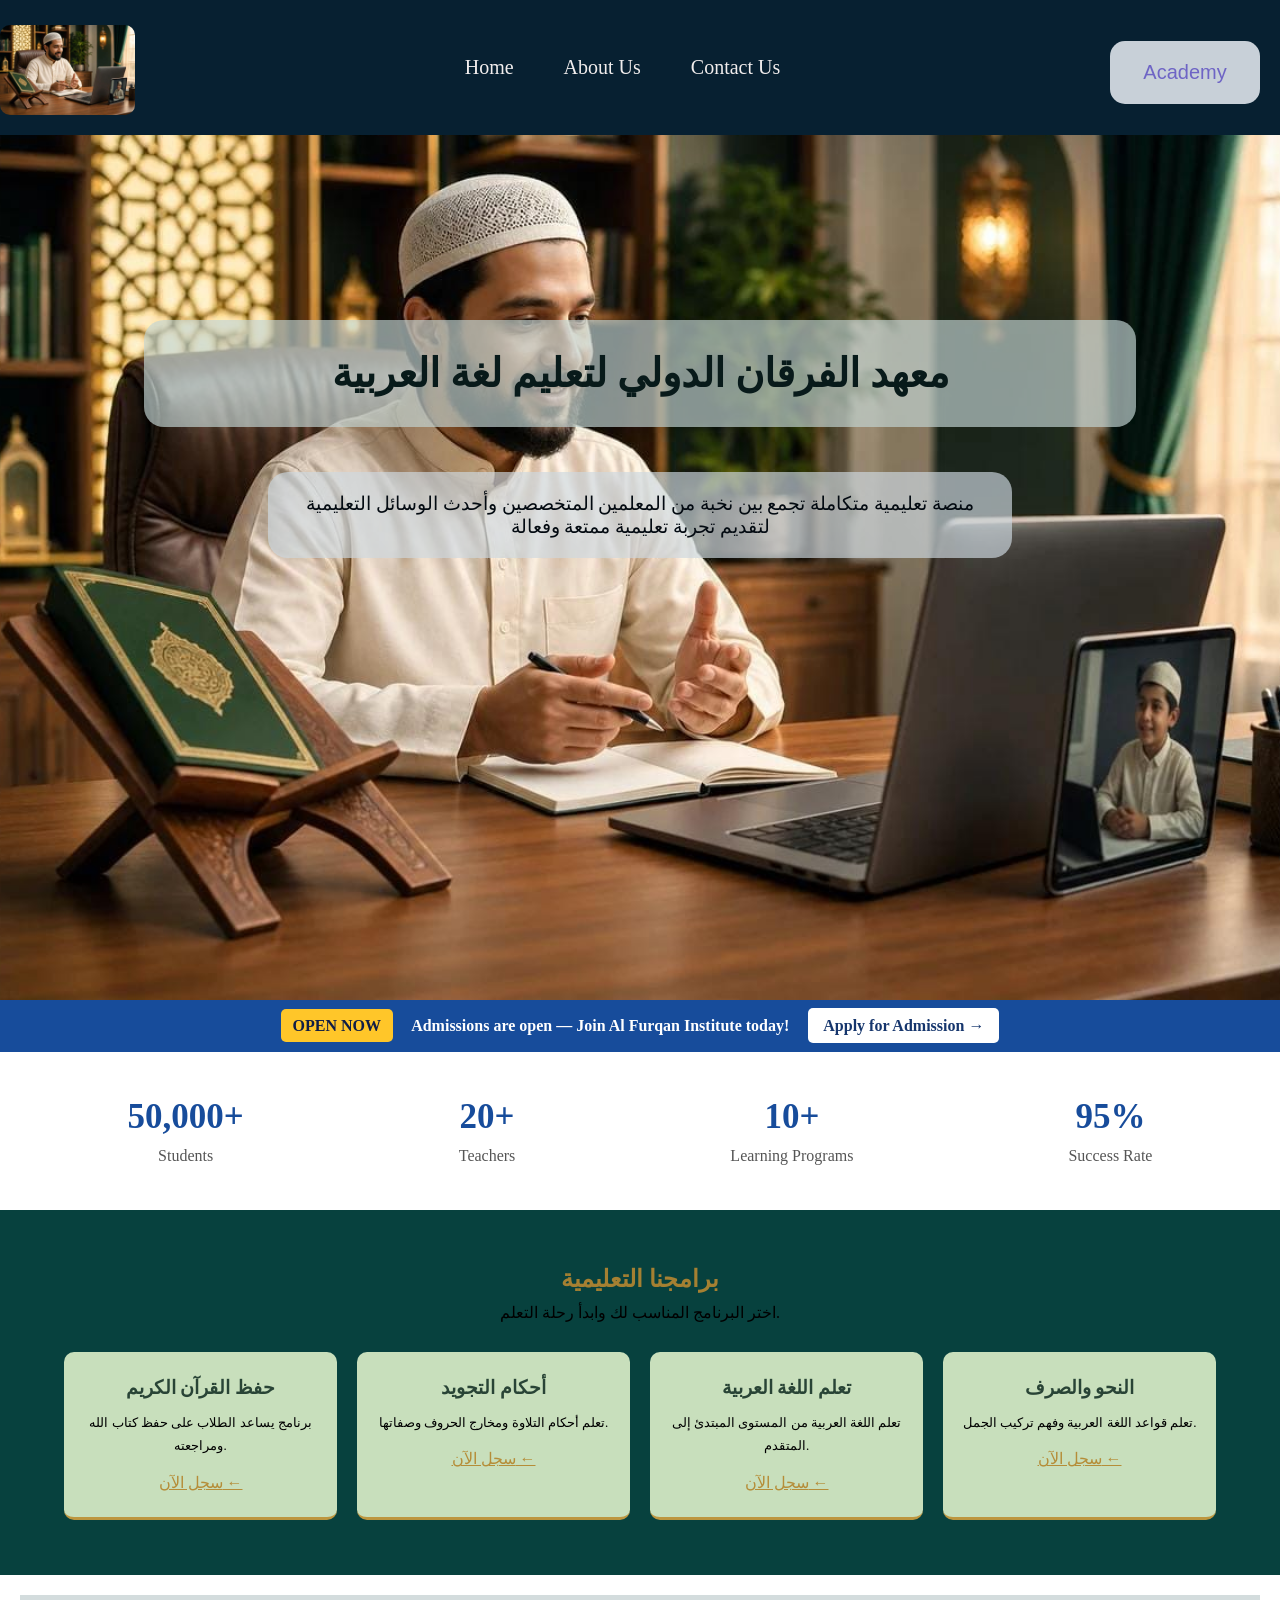
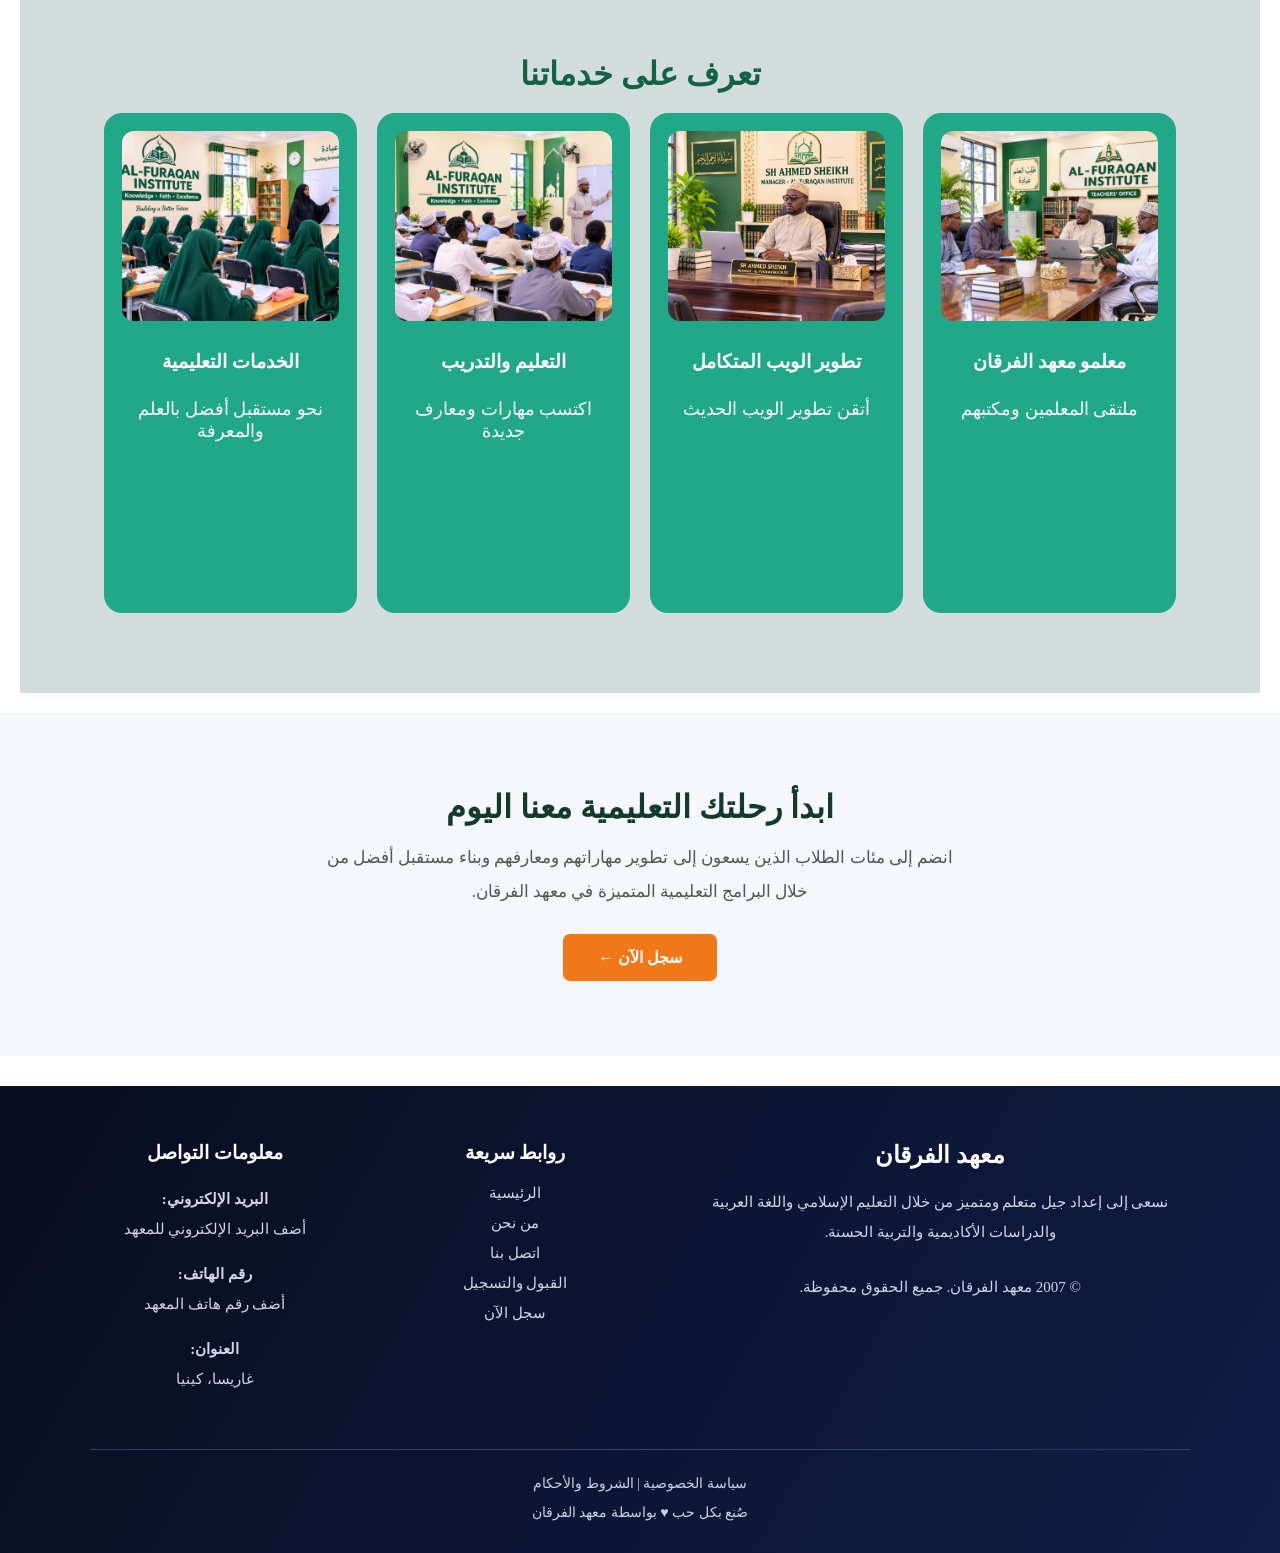
<file: index.html>
<!DOCTYPE html>
<html lang="en">
<head>
    <meta charset="UTF-8">
    <meta name="viewport" content="width=device-width, initial-scale=1.0">
    <title>معهد الفرقان </title>
    <link rel="stylesheet" href="style.css">
</head>
<body>

  <nav class="navbar">
    <img src="al furqan.jpg" alt="">

    <ul>
        <li><a href="/index.html">Home</a></li>
        <li><a href="/about.html">About Us</a></li>
        <li><a href="/contact.html">Contact Us</a></li>
    </ul>
    <button>Academy</button>


  </nav>
  <section class="hero">

    <div class="hero-content">
        <h1>معهد الفرقان الدولي لتعليم لغة العربية</h1>
            <p> منصة تعليمية متكاملة تجمع بين نخبة من المعلمين
            المتخصصين وأحدث الوسائل التعليمية لتقديم تجربة
            تعليمية ممتعة وفعالة</p>

            <div class="links">
            </div>
    </div>
  </section>

  <section id="admissions">
      <!-- ADMISSION BAR -->
    <div class="admission">
        <strong>OPEN NOW</strong>
        Admissions are open — Join Al Furqan Institute today!
        <a href="#contact">Apply for Admission →</a>
    </div>

    <!-- STATISTICS -->
    <section class="statistics">

        <div>
            <h2>50,000+</h2>
            <p>Students</p>
        </div>

        <div>
            <h2>20+</h2>
            <p>Teachers</p>
        </div>

        <div>
            <h2>10+</h2>
            <p>Learning Programs</p>
        </div>

        <div>
            <h2>95%</h2>
            <p>Success Rate</p>
        </div>

    </section>

    <!-- COURSES -->
    <section class="courses" id="courses">

       <h2>برامجنا التعليمية</h2>

    <p>اختر البرنامج المناسب لك وابدأ رحلة التعلم.</p>

    <div class="course-container">

        <div class="card">
            <h3>حفظ القرآن الكريم</h3>
            <p>
                برنامج يساعد الطلاب على حفظ
                كتاب الله ومراجعته.
            </p>
            <a href="#register">سجل الآن ←</a>
        </div>

        <div class="card">
            <h3>أحكام التجويد</h3>
            <p>
                تعلم أحكام التلاوة
                ومخارج الحروف وصفاتها.
            </p>
            <a href="#register">سجل الآن ←</a>
        </div>

        <div class="card">
            <h3>تعلم اللغة العربية</h3>
            <p>
                تعلم اللغة العربية من المستوى
                المبتدئ إلى المتقدم.
            </p>
            <a href="#register">سجل الآن ←</a>
        </div>

        <div class="card">
            <h3>النحو والصرف</h3>
            <p>
                تعلم قواعد اللغة العربية
                وفهم تركيب الجمل.
            </p>
            <a href="#register">سجل الآن ←</a>
        </div>

    </div>

</section>

  <section class="services" dir="rtl">

    <h1>تعرف على خدماتنا</h1>

    <div class="service-container">

        <div class="service-card">
            <img src="abillow1.jpg" alt="معلمو معهد الفرقان">
            <h2>معلمو معهد الفرقان</h2>
            <p>ملتقى المعلمين ومكتبهم</p>
            
        </div>

        <div class="service-card">
            <img src="abillow2.jpg" alt="تطوير المواقع">
            <h2>تطوير الويب المتكامل</h2>
            <p>أتقن تطوير الويب الحديث</p>
            
        </div>

        <div class="service-card">
            <img src="abillow3.jpg" alt="التعليم">
            <h2>التعليم والتدريب</h2>
            <p>اكتسب مهارات ومعارف جديدة</p>
            
        </div>

        <div class="service-card">
            <img src="abillow4.jpg" alt="الخدمات التعليمية">
            <h2>الخدمات التعليمية</h2>
            <p>نحو مستقبل أفضل بالعلم والمعرفة</p>
            
        </div>

    </div>

</section>
<!-- قسم التسجيل -->

<section class="join-section" dir="rtl">

    <h1>ابدأ رحلتك التعليمية معنا اليوم</h1>

    <p>
        انضم إلى مئات الطلاب الذين يسعون إلى تطوير
        مهاراتهم ومعارفهم وبناء مستقبل أفضل
        من خلال البرامج التعليمية المتميزة في معهد الفرقان.
    </p>

    <a href="contact.html" class="apply-btn">
        سجل الآن ←
    </a>

</section>


<!-- تذييل الموقع -->

<footer class="main-footer" dir="rtl">

    <div class="footer-container">

        <!-- معلومات المعهد -->

        <div class="footer-box">

            <h2>معهد الفرقان</h2>

            <p>
                نسعى إلى إعداد جيل متعلم ومتميز
                من خلال التعليم الإسلامي واللغة العربية
                والدراسات الأكاديمية والتربية الحسنة.
            </p>

            <p class="copyright">
                © 2007 معهد الفرقان.
                جميع الحقوق محفوظة.
            </p>

        </div>


        <!-- الروابط السريعة -->

        <div class="footer-box">

            <h3>روابط سريعة</h3>

            <a href="index.html">الرئيسية</a>

            <a href="about.html">من نحن</a>

            <a href="contact.html">اتصل بنا</a>

            <a href="contact.html">القبول والتسجيل</a>

            <a href="contact.html">سجل الآن</a>

        </div>


        <!-- معلومات الاتصال -->

        <div class="footer-box">

            <h3>معلومات التواصل</h3>

            <p>
                <strong>البريد الإلكتروني:</strong><br>
                أضف البريد الإلكتروني للمعهد
            </p>

            <p>
                <strong>رقم الهاتف:</strong><br>
                أضف رقم هاتف المعهد
            </p>

            <p>
                <strong>العنوان:</strong><br>
                غاريسا، كينيا
            </p>

        </div>

    </div>


    <!-- أسفل الموقع -->

    <div class="footer-bottom">

        <p>
            سياسة الخصوصية | الشروط والأحكام
        </p>

        <p>
            صُنع بكل حب ♥ بواسطة معهد الفرقان
        </p>

    </div>

</footer>
</body>
</html>
</file>
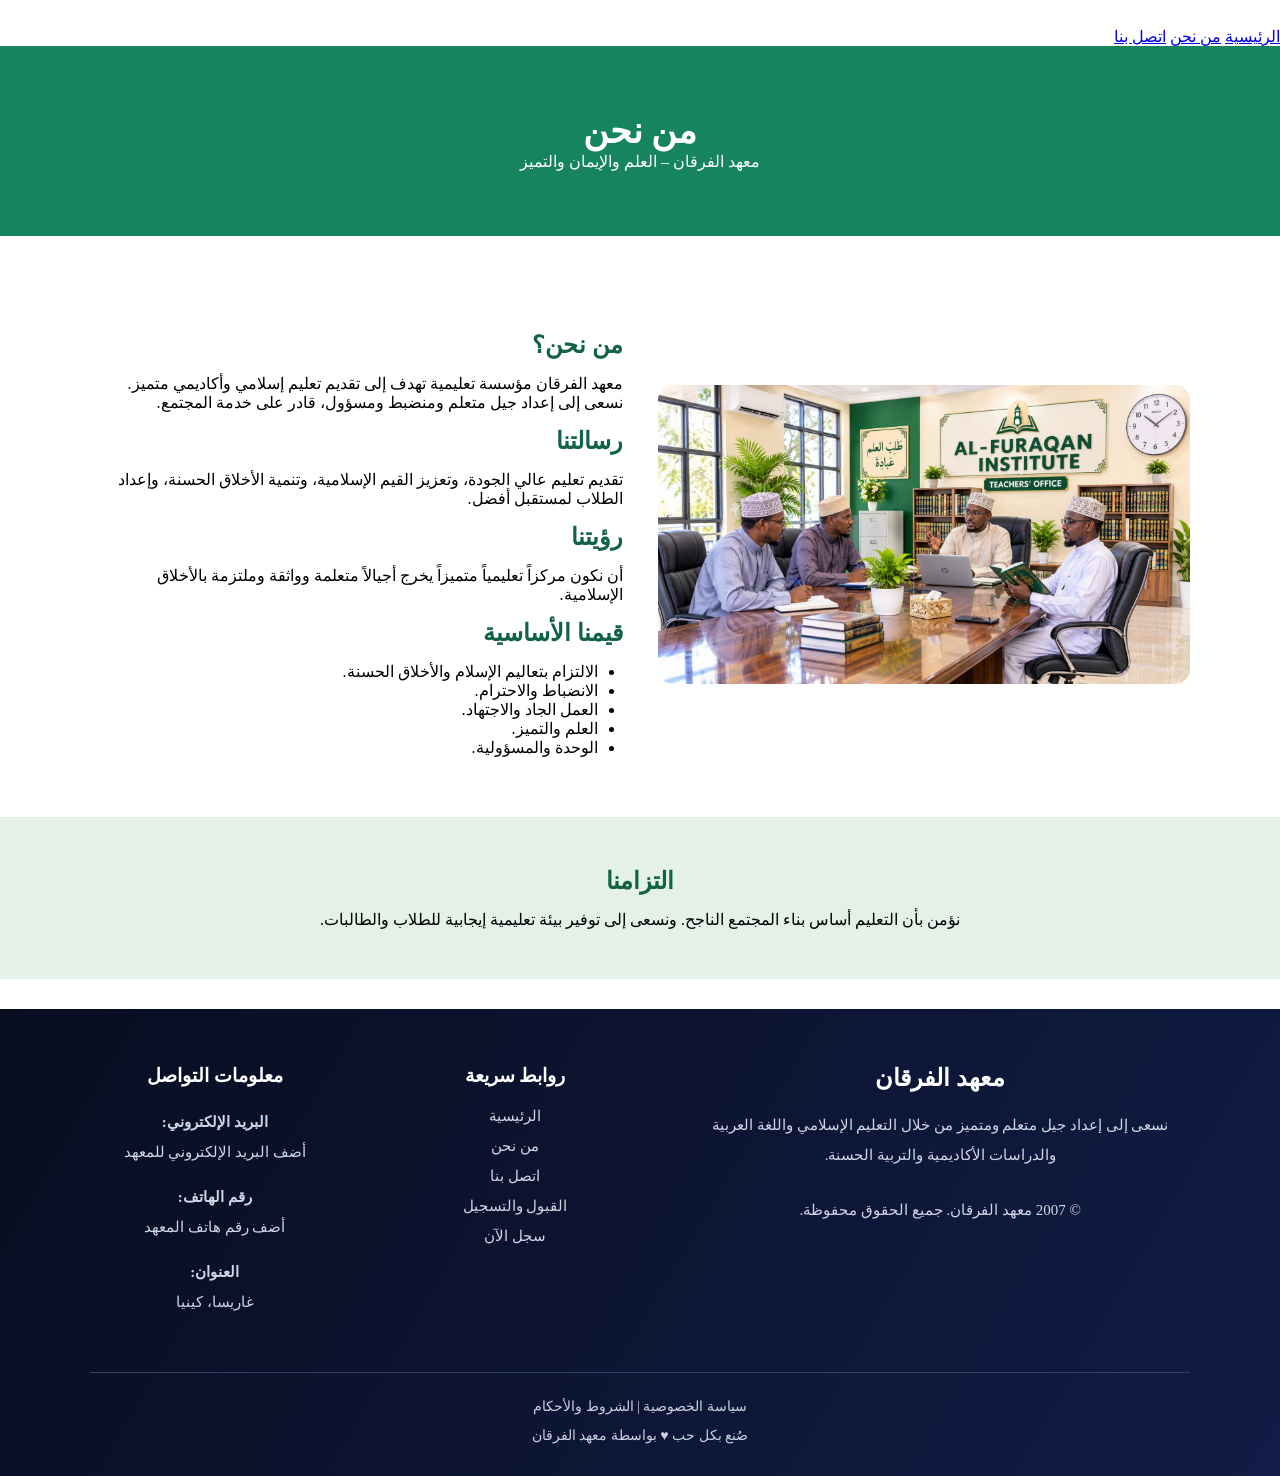
<file: about.html>
<!DOCTYPE html>
<html lang="ar" dir="rtl">
<head>
    <meta charset="UTF-8">
    <meta name="viewport" content="width=device-width, initial-scale=1.0">
    <title>من نحن | معهد الفرقان</title>
    <link rel="stylesheet" href="style.css">
</head>
<body>

<header>
    <div class="logo">
        <h2>معهد الفرقان</h2>
    </div>

    <nav>
        <a href="index.html">الرئيسية</a>
        <a href="about.html">من نحن</a>
        <a href="contact.html">اتصل بنا</a>
    </nav>
</header>

<section class="page-banner">
    <h1>من نحن</h1>
    <p>معهد الفرقان – العلم والإيمان والتميز</p>
</section>

<section class="about-content">

    <div class="about-image">
        <img src="abillow1.jpg" alt="طلاب معهد الفرقان">
    </div>

    <div class="about-text">

        <h2>من نحن؟</h2>
        <p>
            معهد الفرقان مؤسسة تعليمية تهدف إلى تقديم
            تعليم إسلامي وأكاديمي متميز.
            نسعى إلى إعداد جيل متعلم ومنضبط
            ومسؤول، قادر على خدمة المجتمع.
        </p>

        <h2>رسالتنا</h2>
        <p>
            تقديم تعليم عالي الجودة، وتعزيز القيم الإسلامية،
            وتنمية الأخلاق الحسنة، وإعداد الطلاب
            لمستقبل أفضل.
        </p>

        <h2>رؤيتنا</h2>
        <p>
            أن نكون مركزاً تعليمياً متميزاً
            يخرج أجيالاً متعلمة وواثقة
            وملتزمة بالأخلاق الإسلامية.
        </p>

        <h2>قيمنا الأساسية</h2>

        <ul>
            <li>الالتزام بتعاليم الإسلام والأخلاق الحسنة.</li>
            <li>الانضباط والاحترام.</li>
            <li>العمل الجاد والاجتهاد.</li>
            <li>العلم والتميز.</li>
            <li>الوحدة والمسؤولية.</li>
        </ul>

    </div>
</section>

<section class="welcome">
    <h2>التزامنا</h2>
    <p>
        نؤمن بأن التعليم أساس بناء المجتمع الناجح.
        ونسعى إلى توفير بيئة تعليمية إيجابية
        للطلاب والطالبات.
    </p>
</section>

<footer class="main-footer" dir="rtl">

    <div class="footer-container">

        <!-- معلومات المعهد -->

        <div class="footer-box">

            <h2>معهد الفرقان</h2>

            <p>
                نسعى إلى إعداد جيل متعلم ومتميز
                من خلال التعليم الإسلامي واللغة العربية
                والدراسات الأكاديمية والتربية الحسنة.
            </p>

            <p class="copyright">
                © 2007 معهد الفرقان.
                جميع الحقوق محفوظة.
            </p>

        </div>


        <!-- الروابط السريعة -->

        <div class="footer-box">

            <h3>روابط سريعة</h3>

            <a href="index.html">الرئيسية</a>

            <a href="about.html">من نحن</a>

            <a href="contact.html">اتصل بنا</a>

            <a href="contact.html">القبول والتسجيل</a>

            <a href="contact.html">سجل الآن</a>

        </div>


        <!-- معلومات الاتصال -->

        <div class="footer-box">

            <h3>معلومات التواصل</h3>

            <p>
                <strong>البريد الإلكتروني:</strong><br>
                أضف البريد الإلكتروني للمعهد
            </p>

            <p>
                <strong>رقم الهاتف:</strong><br>
                أضف رقم هاتف المعهد
            </p>

            <p>
                <strong>العنوان:</strong><br>
                غاريسا، كينيا
            </p>

        </div>

    </div>


    <!-- أسفل الموقع -->

    <div class="footer-bottom">

        <p>
            سياسة الخصوصية | الشروط والأحكام
        </p>

        <p>
            صُنع بكل حب ♥ بواسطة معهد الفرقان
        </p>

    </div>

</footer>


</body>
</html>
</file>
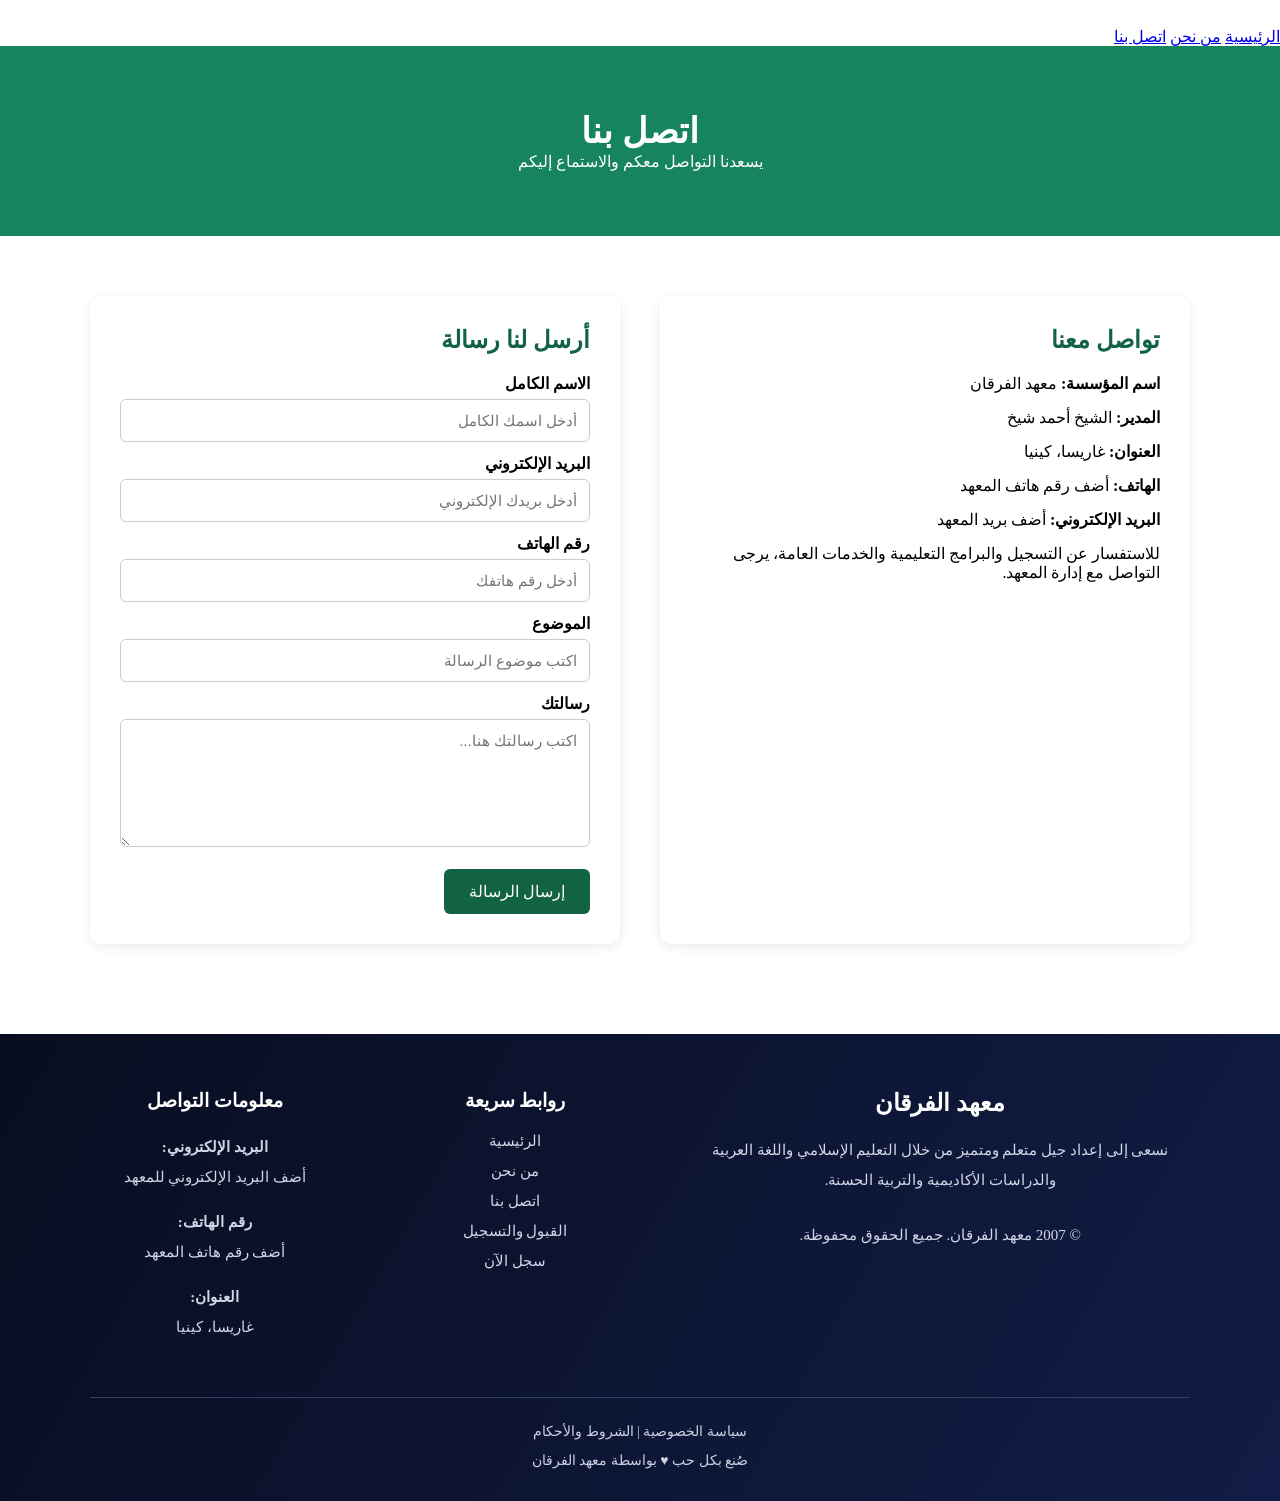
<file: contact.html>
<!DOCTYPE html>
<html lang="ar" dir="rtl">
<head>
    <meta charset="UTF-8">
    <meta name="viewport" content="width=device-width, initial-scale=1.0">
    <title>اتصل بنا | معهد الفرقان</title>
    <link rel="stylesheet" href="style.css">
</head>
<body>

<header>
    <div class="logo">
        <h2>معهد الفرقان</h2>
    </div>

    <nav>
        <a href="index.html">الرئيسية</a>
        <a href="about.html">من نحن</a>
        <a href="contact.html">اتصل بنا</a>
    </nav>
</header>

<section class="page-banner">
    <h1>اتصل بنا</h1>
    <p>يسعدنا التواصل معكم والاستماع إليكم</p>
</section>

<section class="contact-section">

    <div class="contact-info">

        <h2>تواصل معنا</h2>

        <p><strong>اسم المؤسسة:</strong> معهد الفرقان</p>

        <p><strong>المدير:</strong> الشيخ أحمد شيخ</p>

        <p><strong>العنوان:</strong> غاريسا، كينيا</p>

        <p><strong>الهاتف:</strong> أضف رقم هاتف المعهد</p>

        <p><strong>البريد الإلكتروني:</strong> أضف بريد المعهد</p>

        <p>
            للاستفسار عن التسجيل والبرامج التعليمية
            والخدمات العامة، يرجى التواصل مع إدارة المعهد.
        </p>

    </div>

    <div class="contact-form">

        <h2>أرسل لنا رسالة</h2>

        <form action="#" method="post">

            <label for="name">الاسم الكامل</label>
            <input type="text" id="name" name="name"
                   placeholder="أدخل اسمك الكامل" required>

            <label for="email">البريد الإلكتروني</label>
            <input type="email" id="email" name="email"
                   placeholder="أدخل بريدك الإلكتروني" required>

            <label for="phone">رقم الهاتف</label>
            <input type="tel" id="phone" name="phone"
                   placeholder="أدخل رقم هاتفك">

            <label for="subject">الموضوع</label>
            <input type="text" id="subject" name="subject"
                   placeholder="اكتب موضوع الرسالة">

            <label for="message">رسالتك</label>
            <textarea id="message" name="message" rows="6"
                      placeholder="اكتب رسالتك هنا..." required></textarea>

            <button type="submit">إرسال الرسالة</button>

        </form>

    </div>

</section>

<footer class="main-footer" dir="rtl">

    <div class="footer-container">

        <!-- معلومات المعهد -->

        <div class="footer-box">

            <h2>معهد الفرقان</h2>

            <p>
                نسعى إلى إعداد جيل متعلم ومتميز
                من خلال التعليم الإسلامي واللغة العربية
                والدراسات الأكاديمية والتربية الحسنة.
            </p>

            <p class="copyright">
                © 2007 معهد الفرقان.
                جميع الحقوق محفوظة.
            </p>

        </div>


        <!-- الروابط السريعة -->

        <div class="footer-box">

            <h3>روابط سريعة</h3>

            <a href="index.html">الرئيسية</a>

            <a href="about.html">من نحن</a>

            <a href="contact.html">اتصل بنا</a>

            <a href="contact.html">القبول والتسجيل</a>

            <a href="contact.html">سجل الآن</a>

        </div>


        <!-- معلومات الاتصال -->

        <div class="footer-box">

            <h3>معلومات التواصل</h3>

            <p>
                <strong>البريد الإلكتروني:</strong><br>
                أضف البريد الإلكتروني للمعهد
            </p>

            <p>
                <strong>رقم الهاتف:</strong><br>
                أضف رقم هاتف المعهد
            </p>

            <p>
                <strong>العنوان:</strong><br>
                غاريسا، كينيا
            </p>

        </div>

    </div>


    <!-- أسفل الموقع -->

    <div class="footer-bottom">

        <p>
            سياسة الخصوصية | الشروط والأحكام
        </p>

        <p>
            صُنع بكل حب ♥ بواسطة معهد الفرقان
        </p>

    </div>

</footer>

</body>
</html>
</file>
<file: style.css>
*{
    padding: 0;
    margin: 0;
    box-sizing: border-box;

}

.navbar{
    background-color: rgb(7, 32, 49);
    display: flex;
    flex-direction: row;
    justify-content: space-between;
    align-items: center;
    height: 15vh;
    position: fixed;
    z-index: 1000;
    top: 0;
    width: 100%;

}

.navbar img{
    height: 10vh;
    margin-top: 5px;
    border-radius: 10px;
 
}
.navbar button{
    padding: 25px 30px;
    background-color: rgb(214, 217, 219);
    border-radius:20px;
    margin-right: 20px;
    font-size: 20px;
    margin-top: 10px;
}

.navbar ul{
     
    display: flex;
    flex-direction: row;
    align-items: center;
    justify-content: center;
    gap: 20px;
    list-style: none;
    flex-wrap: wrap;
    transition: transform 0.2s ease;
}

.navbar ul li a {

    color: rgb(241, 237, 237);
    text-decoration: none;
    font-size: 20px;
    padding: 15px;
    /* background-color: aqua; */
    border-radius: 20px;
}
.navbar ul li a:hover{
    background-color: azure;
    color: black;
}

.hero{
    background-image: url(/al\ furqan.jpg);
    height: 100vh;
    background-repeat: no-repeat;
    background-position: center;
    background-size: cover;
    margin-top: 100px;
}

.hero-content{
    display: flex;
    flex-direction: column;
    align-items: center;
    justify-content: center;
    gap: 30px;
    padding-top: 110px;

}

.hero-content h1{
    color: rgb(8, 26, 26);
    font-size: 50px;
    background-color: rgba(196, 214, 212, 0.671);
    padding: 30px;
    width: 80%;
    border-radius: 20px;
    text-align: center;
}

.hero-content p{
    color: rgb(3, 10, 17);
    font-size: 20px;
    background-color: rgba(206, 216, 224, 0.671);
    padding: 20px;
    width: 60%;
    border-radius: 20px;
    text-align: center;
}
.links{
    display: flex;
    flex-direction: row;
    align-items: center;
    justify-content: center;
    gap: 20px;

}

.navbar button {
    padding: 20px;
    background-color: rgb(200, 208, 216);
    color: rgb(110, 100, 197);
    border-radius: 15px;
    width: 150px;
    border: none;
    font-size: 20px;
    transition: transform 0.3s ease;
}

.navbar button:hover{
    background-color: rgb(36, 11, 77);
    color: rgb(197, 211, 198);
    transform: scale(0.3s);
}

.links button a {
    text-decoration: none;
    color: black;
}
.admission {
    background: #174c9b;
    color: white;
    padding: 17px;
    text-align: center;
    font-weight: bold;
}

.admission strong {
    background: #ffc629;
    color: #101d46;
    padding: 8px 12px;
    border-radius: 5px;
    margin-right: 15px;
}

.admission a {
    color: #16366d;
    background: white;
    text-decoration: none;
    padding: 9px 15px;
    border-radius: 5px;
    margin-left: 15px;
}

/* STATISTICS */

.statistics {
    background: white;
    display: flex;
    justify-content: space-around;
    text-align: center;
    padding: 45px 20px;
    transition: transform 0.3s ease;
}
.statistics :hover{
    background-color: white;
    color: rgb(8, 95, 88);
    transform: scale(1.1);
}
.statistics h2 {
    color: #174c9b;
    font-size: 35px;
}

.statistics p {
    color: #555;
    margin-top: 10px;
}

/* COURSES */
.courses{
  background: #07413e;
    text-align: center;
    padding: 55px 5%;
}

.courses h2 {
    color: #a58032;
    margin-bottom: 10px;
}

.course-container {
    display: grid;
    grid-template-columns: repeat(4, 1fr);
    gap: 20px;
    margin-top: 30px;
}

.card {
    background: rgb(200, 223, 188);
    padding: 25px 15px;
    border-radius: 10px;
    border-bottom: 3px solid #bd963f;
    
}

.card h3 {
    color: #294436;
    margin-bottom: 12px;
}

.card p {
    font-size: 13px;
    line-height: 1.8;
}

.card a {
    display: inline-block;
    margin-top: 15px;
    color: #b58d38;
}
.services {
    padding: 30px;
    margin: 20px;
    background-color: rgb(211, 220, 221);
    text-align: center;
    

}

.service h1{
    text-align: center;
    font-size: 50px;
    margin: 20px;
    

}

.service-container{
    display: grid;
    grid-template-columns: repeat(auto-fit, minmax(300px, 1fr));
    gap: 20px;
    justify-content: center;
    align-items: center;
    padding: 20px;
    text-align: center;

}
.service-card{
    background-color: rgb(42, 150, 114);
    padding: 20px;
    border-radius: 20px;
    transition: transform 0.5s ease;
    height: 500px;

}
.service-card:hover{
    box-shadow: 10px 15px 20px black;
    transform: scale(0.90);

}
.service-card img{
    width: 100%;
    border-radius: 10px;
    height: 250px;

}
.service-card h2{
    margin-top: 10px;
    text-align: center;
    padding: 10px;
    font-size: 27px;

}
.service-card p{
    margin: 10px;
     font-size: 18px;

}


* {
    margin: 0;
    padding: 0;
    box-sizing: border-box;
}

.body {
    font-family: Arial, sans-serif;
    background-color: #f5f7f5;
    color: #222;
    line-height: 1.8;
    direction: rtl;
}

/* رأس الصفحة */

.header {
    background-color: #123b2a;
    color: white;
    padding: 20px 5%;
    display: flex;
    justify-content: space-between;
    align-items: center;
    flex-wrap: wrap;
}

.logo h2 {
    color: white;
    font-size: 23px;
}

.nav a {
    color: white;
    text-decoration: none;
    margin: 0 15px;
    font-size: 17px;
}

.nav a:hover {
    color: #b7e4c7;
}

/* الصفحة الرئيسية */

.hero {
    background-image:url(/al\ furqan.jpg);
    background-size: cover;
    background-position: center;
    text-align: center;
    color: white;
    padding: 110px 20px;
}

.hero h1 {
    font-size: 40px;
    margin-bottom: 15px;
}

.hero p {
    font-size: 19px;
    margin-bottom: 10px;
}

/* الأزرار */

.btn {
    display: inline-block;
    background-color: white;
    color: #126344;
    text-decoration: none;
    padding: 12px 25px;
    border-radius: 6px;
    margin-top: 15px;
    font-weight: bold;
}

.btn:hover {
    background-color: #b7e4c7;
}

/* الخدمات */

.services {
    padding: 60px 5%;
    text-align: center;
}

.services h1 {
    color: #126344;
    font-size: 32px;
}

.intro {
    margin: 10px 0 30px;
}

.service-container {
    display: grid;
    grid-template-columns: repeat(4, 1fr);
    gap: 20px;
}

.service-card {
    background: #20a889;
    padding: 18px;
    border-radius: 18px;
    color: white;
    transition: 0.3s;
}

.service-card:hover {
    transform: translateY(-7px);
}

.service-card img {
    width: 100%;
    height: 190px;
    object-fit: cover;
    border-radius: 12px;
}

.service-card h2 {
    font-size: 19px;
    margin: 15px 0;
}

.service-card p {
    margin-bottom: 10px;
}

/* قسم الترحيب */

.welcome {
    background-color: #e3f1e9;
    text-align: center;
    padding: 50px 10%;
}

.welcome h2 {
    color: #126344;
    margin-bottom: 15px;
}

/* عنوان الصفحات */

.page-banner {
    background-color: #16845d;
    color: white;
    text-align: center;
    padding: 65px 20px;
}

.page-banner h1 {
    font-size: 35px;
}

/* صفحة من نحن */

.about-content {
    display: flex;
    gap: 35px;
    align-items: center;
    padding: 60px 7%;
    margin-top: 20px;
}

.about-image {
    flex: 1;
}

.about-image img {
    width: 100%;
    border-radius: 15px;
}

.about-text {
    flex: 1;
}

.about-text h2 {
    color: #126344;
    margin: 15px 0;
}

.about-text p {
    margin-bottom: 15px;
}

.about-text ul {
    padding-right: 25px;
}

/* صفحة الاتصال */

.contact-section {
    display: flex;
    gap: 40px;
    padding: 60px 7%;
}

.contact-info,
.contact-form {
    flex: 1;
    background: white;
    padding: 30px;
    border-radius: 12px;
    box-shadow: 0 3px 12px rgba(0,0,0,0.08);
}

.contact-info h2,
.contact-form h2 {
    color: #126344;
    margin-bottom: 20px;
}

.contact-info p {
    margin-bottom: 15px;
}

.contact-form label {
    display: block;
    margin-top: 12px;
    font-weight: bold;
}

.contact-form input,
.contact-form textarea {
    width: 100%;
    padding: 12px;
    margin-top: 6px;
    border: 1px solid #ccc;
    border-radius: 6px;
    font-size: 15px;
    font-family: Arial, sans-serif;
    direction: rtl;
}

.contact-form button {
    background-color: #126344;
    color: white;
    border: none;
    padding: 13px 25px;
    margin-top: 18px;
    border-radius: 6px;
    cursor: pointer;
    font-size: 16px;
}

.contact-form button:hover {
    background-color: #20a889;
}

/* أسفل الصفحة */

footer {
    background-color: #123b2a;
    color: white;
    text-align: center;
    padding: 22px;
    margin-top: 30px;
}

/* تصميم الهواتف */

@media (max-width: 900px) {

    .service-container {
        grid-template-columns: repeat(2, 1fr);
    }

    .about-content,
    .contact-section {
        flex-direction: column;
    }
}

@media (max-width: 600px) {

    header {
        flex-direction: column;
        gap: 15px;
    }

    nav a {
        margin: 0 7px;
        font-size: 14px;
    }

    .hero h1 {
        font-size: 28px;
    }

    .service-container {
        grid-template-columns: 1fr;
    }

    .page-banner h1 {
        font-size: 27px;
    }
}

/* قسم التسجيل */

.join-section {
    text-align: center;
    padding: 75px 20px;
    background: #f5f7fc;
    direction: rtl;
}

.join-section h1 {
    font-size: 32px;
    color: #123b2a;
    margin-bottom: 15px;
}

.join-section p {
    max-width: 650px;
    margin: auto;
    font-size: 17px;
    color: #555;
    line-height: 2;
}

.apply-btn {
    display: inline-block;
    margin-top: 25px;
    padding: 14px 35px;
    background: #f07819;
    color: white;
    text-decoration: none;
    border-radius: 7px;
    font-weight: bold;
    transition: 0.3s;
}

.apply-btn:hover {
    background: #d65d08;
}


/* التذييل الرئيسي */

.main-footer {
    background: linear-gradient(
        120deg,
        #080d20,
        #111d46
    );

    color: white;
    padding: 55px 7% 20px;
    direction: rtl;
}

.footer-container {
    display: grid;
    grid-template-columns: 2fr 1fr 1fr;
    gap: 50px;
    max-width: 1200px;
    margin: auto;
}

.footer-box h2 {
    color: white;
    font-size: 24px;
    margin-bottom: 18px;
}

.footer-box h3 {
    color: white;
    font-size: 19px;
    margin-bottom: 20px;
}

.footer-box p {
    color: #d1d5e5;
    font-size: 15px;
    margin-bottom: 15px;
    line-height: 2;
}

.footer-box a {
    display: block;
    color: #d1d5e5;
    text-decoration: none;
    margin-bottom: 12px;
    font-size: 15px;
}

.footer-box a:hover {
    color: #f07819;
}

.copyright {
    margin-top: 25px;
}


/* أسفل التذييل */

.footer-bottom {
    border-top: 1px solid #34405f;
    margin-top: 40px;
    padding-top: 25px;
    text-align: center;
}

.footer-bottom p {
    color: #cbd1e0;
    margin-bottom: 12px;
    font-size: 14px;
}


/* تصميم الهواتف */

@media (max-width: 768px) {

    .footer-container {
        grid-template-columns: 1fr;
        gap: 30px;
    }

    .join-section h1 {
        font-size: 25px;
    }

    .main-footer {
        padding: 40px 7% 20px;
    }

}
</file>
